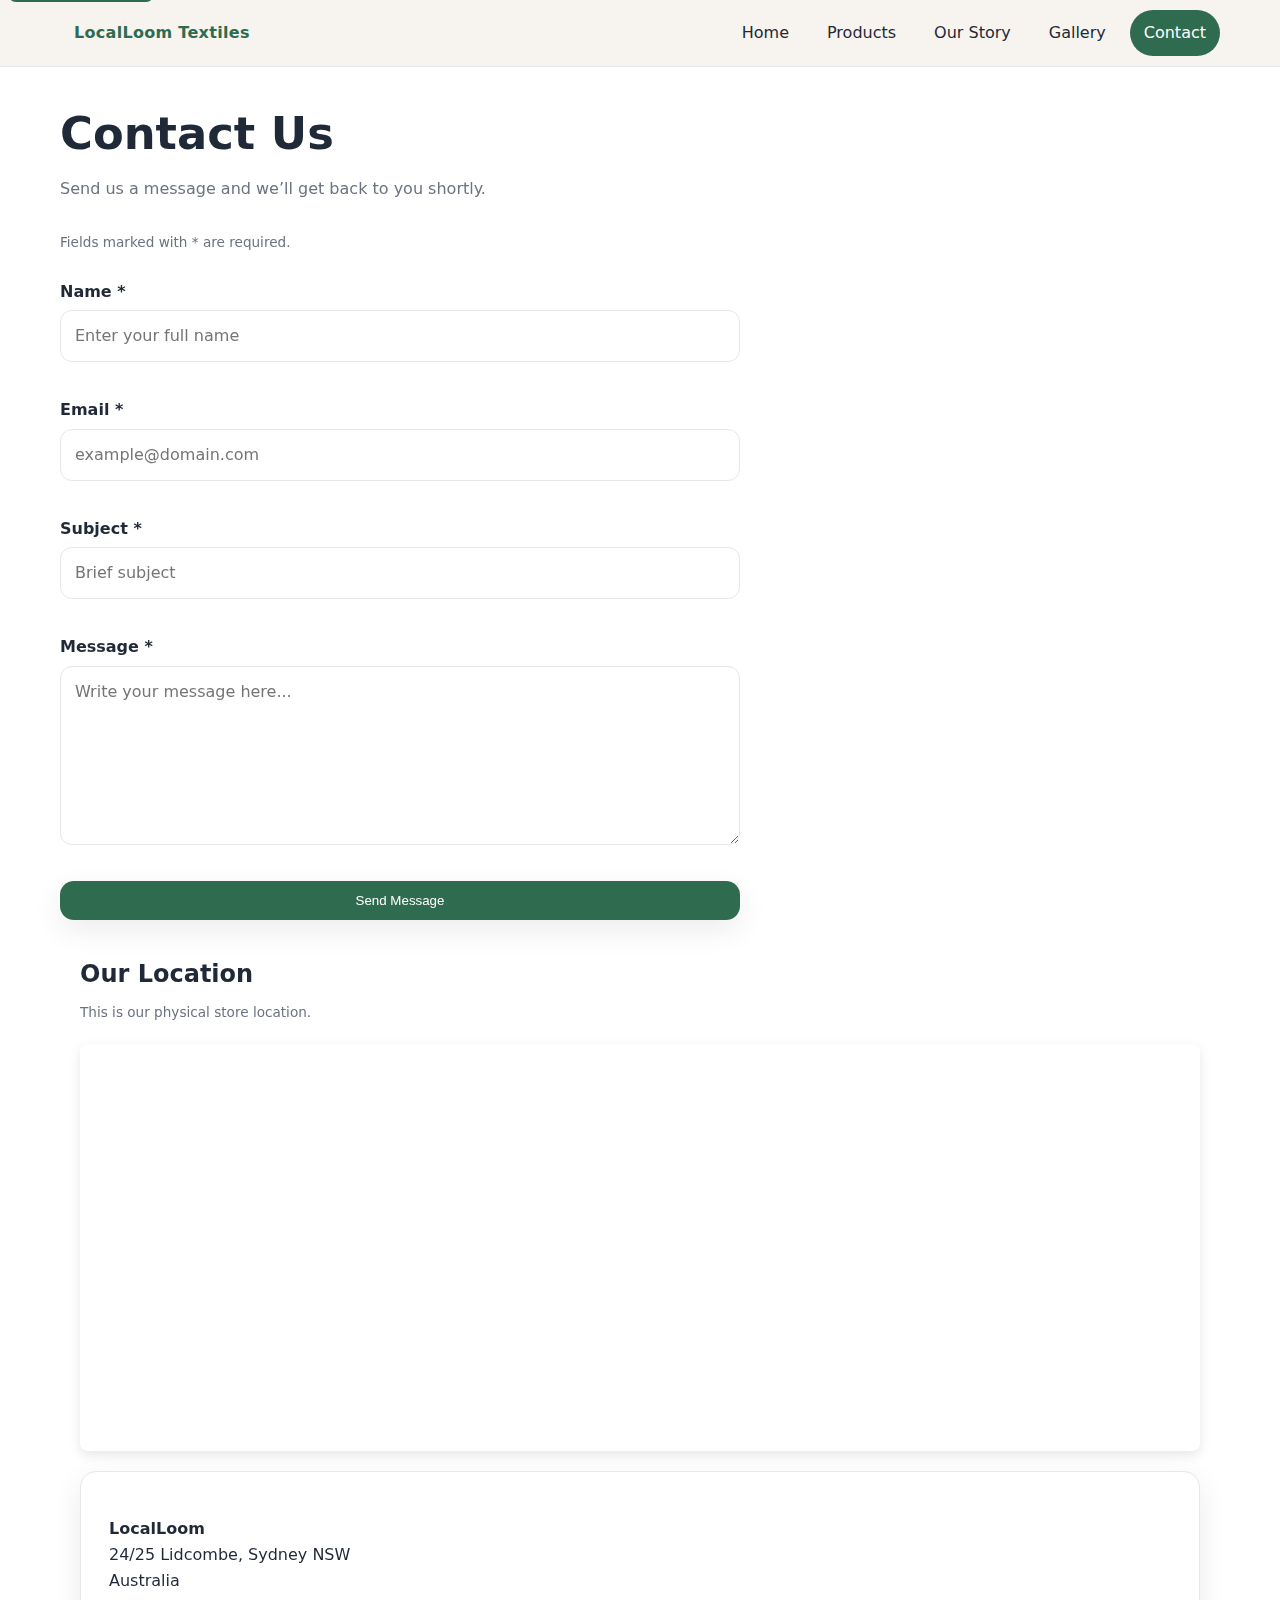
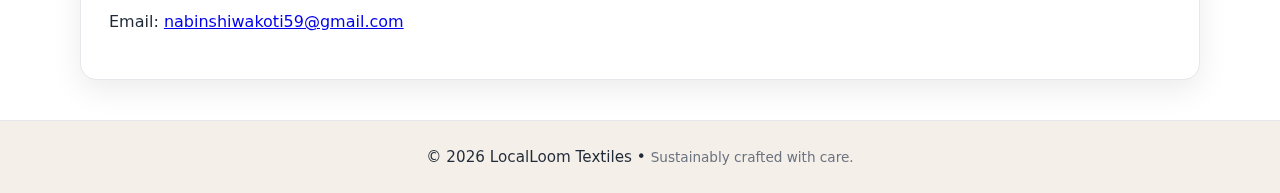
<file: LocalLoom_Textiles_Site/contact.html>
<!DOCTYPE html>
<html lang="en">
<head>
  <meta charset="utf-8">
  <meta name="viewport" content="width=device-width, initial-scale=1">
  <title>Contact — LocalLoom Textiles</title>
  <meta name="description" content="Contact LocalLoom Textiles. We'd love to hear from you.">
  <link rel="stylesheet" href="assets/css/style.css">
</head>
<body>
  <!-- Skip link for accessibility -->
  <a class="skip-link" href="#main">Skip to content</a>

  <!-- Header section containing site navigation and branding -->
  <header class="header" role="banner">
    <nav class="nav" aria-label="Primary">
      <a class="brand" href="index.html">
        <span class="brand-logo" aria-hidden="true"></span>
        <span class="brand-name">LocalLoom Textiles</span>
      </a>
      <ul role="list">
        <li><a href="index.html">Home</a></li>
        <li><a href="products.html">Products</a></li>
        <li><a href="story.html">Our Story</a></li>
        <li><a href="gallery.html">Gallery</a></li>
        <li><a href="contact.html">Contact</a></li>
      </ul>
    </nav>
  </header>

  <!-- Main content section containing the contact form and location details -->
  <main id="main" class="section">
    <h1>Contact Us</h1>
    <p class="lead">Send us a message and we’ll get back to you shortly.</p>

    <!-- Contact form for users to send messages -->
    <form id="contactForm" class="form" action="mailto:hello@localloom.example" method="post" enctype="text/plain" novalidate aria-describedby="formHelp">
      <p id="formHelp" class="small">Fields marked with * are required.</p>

      <!-- Name field: required, minimum length of 2 characters -->
      <div class="field">
        <label for="name">Name *</label>
        <input id="name" name="name" type="text" required minlength="2" data-validate aria-required="true" placeholder="Enter your full name">
        <div class="error-msg" aria-live="polite"></div>
      </div>

      <!-- Email field: required, must follow email pattern -->
      <div class="field">
        <label for="email">Email *</label>
        <input id="email" name="email" type="email" required data-validate aria-required="true" inputmode="email" autocomplete="email" placeholder="example@domain.com">
        <div class="error-msg" aria-live="polite"></div>
      </div>

      <!-- Subject field: required, minimum length of 3 characters -->
      <div class="field">
        <label for="subject">Subject *</label>
        <input id="subject" name="subject" type="text" required minlength="3" data-validate aria-required="true" placeholder="Brief subject">
        <div class="error-msg" aria-live="polite"></div>
      </div>

      <!-- Message field: required, minimum length of 10 characters -->
      <div class="field">
        <label for="message">Message *</label>
        <textarea id="message" name="message" rows="6" required minlength="10" data-validate aria-required="true" placeholder="Write your message here..."></textarea>
        <div class="error-msg" aria-live="polite"></div>
      </div>

      <!-- Submit button -->
      <div class="field">
        <button class="btn" type="submit">Send Message</button>
      </div>

      <!-- Confirmation message after submission -->
      <p id="formSuccess" class="success hidden" role="status">Thanks! Your message has been noted for this prototype.</p>
    </form>

    <!-- Location section displaying physical store location and embedded map -->
    <section class="section" aria-label="Location">
      <h2>Our Location</h2>
      <p class="small">This is our physical store location.</p>
      <div class="map-container">
        <!-- Embedded Google Map showing the store's physical address -->
        <iframe 
          width="100%" 
          height="400" 
          frameborder="0" 
          scrolling="no" 
          marginheight="0" 
          marginwidth="0" 
          src="https://maps.google.com/maps?q=22%2F25%20Clarence%20Street%2C%20Lidcombe%20NSW%202141%2C%20Australia&t=&z=15&ie=UTF8&iwloc=&output=embed">
        </iframe>
      </div>
      <div class="hero-card">
        <p><strong>LocalLoom </strong><br> 24/25 Lidcombe, Sydney NSW<br> Australia</p>
        <p>Email: <a href="mailto:nabinshiwakoti59@gmail.com">nabinshiwakoti59@gmail.com</a></p>
      </div>
    </section>
  </main>

  <!-- Footer section with copyright and sustainability message -->
  <footer class="footer" role="contentinfo">
    <div class="footer-inner">
      <div>
        © <span id="year"></span> LocalLoom Textiles • <span class="small">Sustainably crafted with care.</span>
      </div>
    </div>
  </footer>

  <script src="assets/js/main.js"></script>
  <!-- Script dynamically sets the current year in the footer -->
  <script>document.getElementById('year').textContent = new Date().getFullYear();</script>
</body>
</html>
</file>
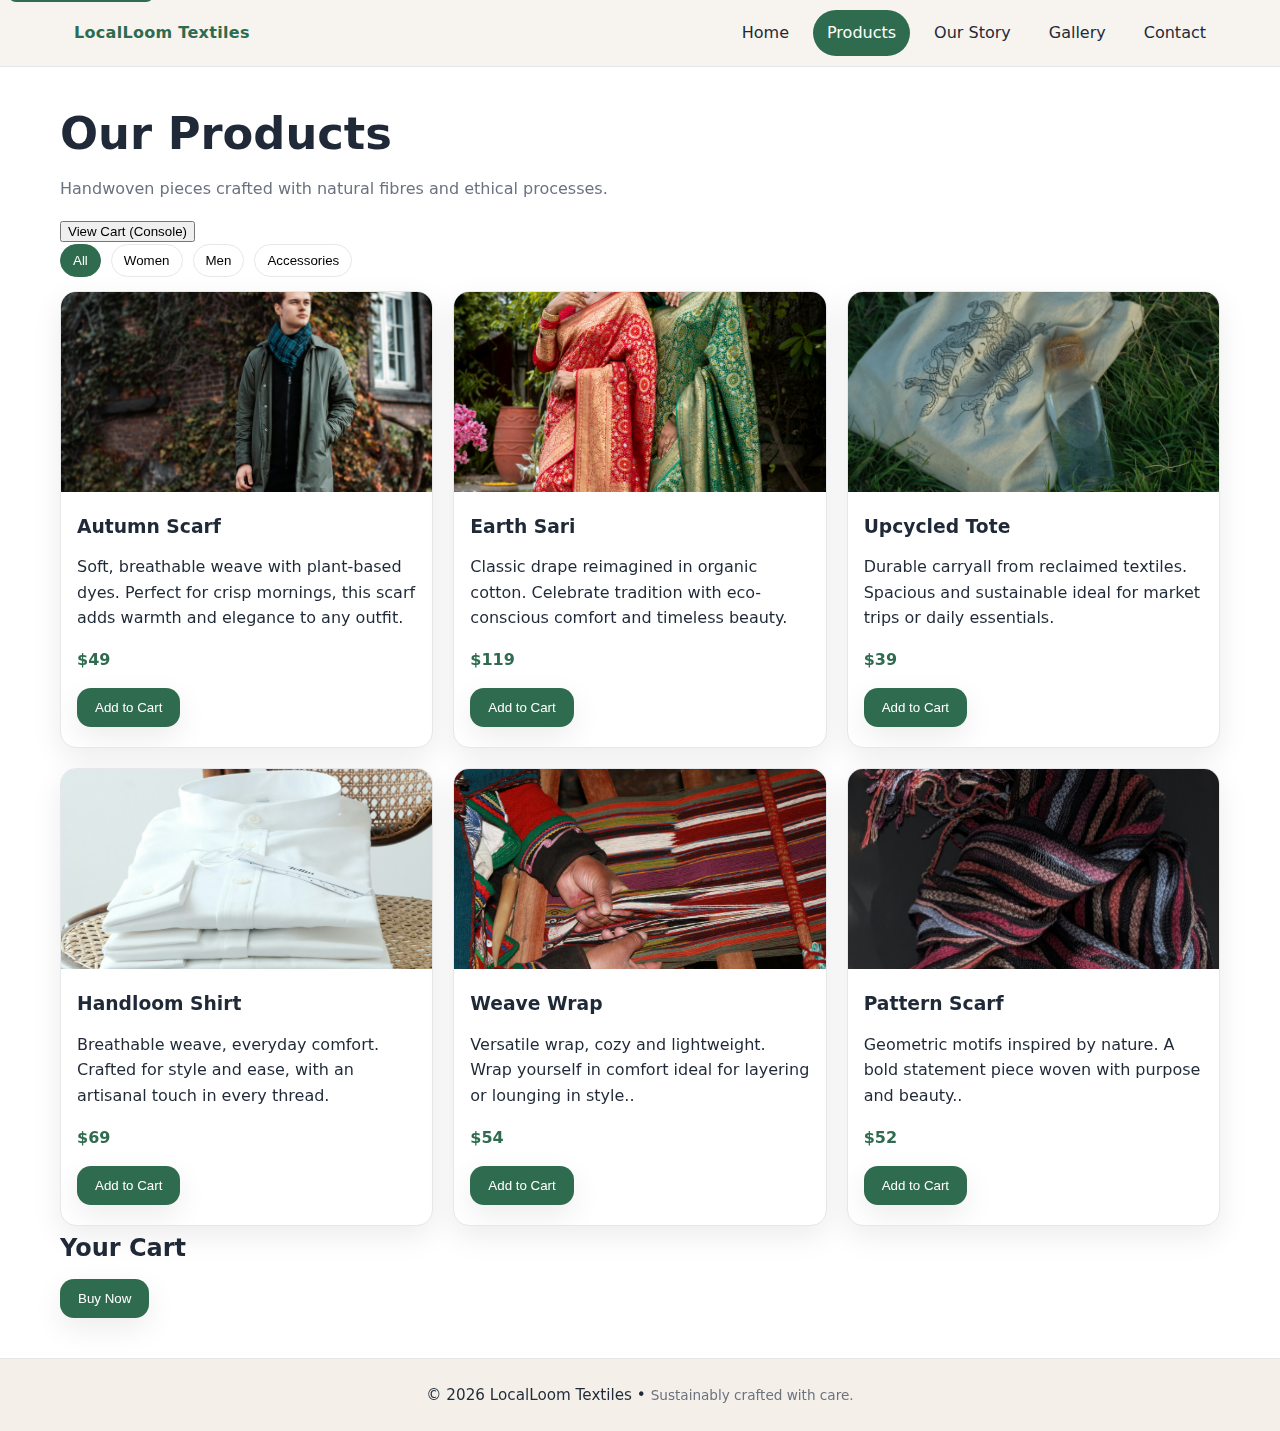
<file: LocalLoom_Textiles_Site/products.html>
<!DOCTYPE html>
<html lang="en">
<head>
  <meta charset="utf-8">
  <meta name="viewport" content="width=device-width, initial-scale=1">
  <title>Products — LocalLoom Textiles</title>
  <meta name="description" content="Explore eco-friendly, handwoven products by LocalLoom Textiles: scarves, saris, bags, and more.">
  <link rel="stylesheet" href="assets/css/style.css">
</head>
<body>
  <a class="skip-link" href="#main">Skip to content</a>
  <header class="header" role="banner">
    <nav class="nav" aria-label="Primary">
      <a class="brand" href="index.html">
        <span class="brand-logo" aria-hidden="true"></span>
        <span class="brand-name">LocalLoom Textiles</span>
      </a>
      <ul role="list">
        <li><a href="index.html">Home</a></li>
        <li><a href="products.html">Products</a></li>
        <li><a href="story.html">Our Story</a></li>
        <li><a href="gallery.html">Gallery</a></li>
        <li><a href="contact.html">Contact</a></li>
        
      </ul>
    </nav>
  </header>

  <main id="main" class="section">
    <header>
      <h1>Our Products</h1>
      <p class="lead">Handwoven pieces crafted with natural fibres and ethical processes.</p>
    </header>

    <button onclick="console.log(cart)">View Cart (Console)</button>

    <div class="filters" role="group" aria-label="Filter products">
      <button class="filter-btn" data-filter="all" aria-pressed="true">All</button>
      <button class="filter-btn" data-filter="women">Women</button>
      <button class="filter-btn" data-filter="men">Men</button>
      <button class="filter-btn" data-filter="accessories">Accessories</button>
    </div>

    <div class="grid" data-products>
      <article class="card" data-category="accessories">
        <img src="assets/img/Autunum scarf.jpg" alt="Handwoven scarf in natural tones">
        <div class="p">
          <h3>Autumn Scarf</h3>
          <p>Soft, breathable weave with plant-based dyes.
Perfect for crisp mornings, this scarf adds warmth and elegance to any outfit.</p>
          <p class="price">$49</p>
          <button class="btn add-to-cart" onclick="addToCart('Autumn Scarf', 49)">Add to Cart</button>
        </div>
      </article>

      <article class="card" data-category="women">
        <img src="assets/img/Earth sari.jpg" alt="Eco-friendly sari in earthy palette">
        <div class="p">
          <h3>Earth Sari</h3>
          <p>Classic drape reimagined in organic cotton.
Celebrate tradition with eco-conscious comfort and timeless beauty.</p>
          <p class="price">$119</p>
          <button class="btn add-to-cart" onclick="addToCart('Earth Sari', 119)">Add to Cart</button>
        </div>
      </article>

      <article class="card" data-category="accessories">
        <img src="assets/img/uncycle bag.jpg" alt="Upcycled tote bag">
        <div class="p">
          <h3>Upcycled Tote</h3>
          <p>Durable carryall from reclaimed textiles.
Spacious and sustainable  ideal for market trips or daily essentials.
</p>
          <p class="price">$39</p>
          <button class="btn add-to-cart" onclick="addToCart('Upcycled Tote', 39)">Add to Cart</button>
        </div>
      </article>

      <article class="card" data-category="men">
        <img src="assets/img/Handloom Shirt.jpg" alt="Handloom shirt fabric texture">
        <div class="p">
          <h3>Handloom Shirt</h3>
          <p>Breathable weave, everyday comfort.
Crafted for style and ease, with an artisanal touch in every thread.</p>
          <p class="price">$69</p>
          <button class="btn add-to-cart" onclick="addToCart('Handloom Shirt', 69)">Add to Cart</button>
        </div>
      </article>

      <article class="card" data-category="women">
        <img src="assets/img/Weave Wrap.jpg" alt="Weave pattern close-up">
        <div class="p">
          <h3>Weave Wrap</h3>
          <p>Versatile wrap, cozy and lightweight.
Wrap yourself in comfort ideal for layering or lounging in style..</p>
          <p class="price">$54</p>
          <button class="btn add-to-cart" onclick="addToCart('Weave Wrap', 54)">Add to Cart</button>
        </div>
      </article>

      <article class="card" data-category="accessories">
        <img src="assets/img/Pattern Scarf.jpg" alt="Patterned scarf detail">
        <div class="p">
          <h3>Pattern Scarf</h3>
          <p>Geometric motifs inspired by nature.
A bold statement piece woven with purpose and beauty..</p>
          <p class="price">$52</p>
          <button class="btn add-to-cart" onclick="addToCart('Pattern Scarf', 52)">Add to Cart</button>
        </div>
      </article>
    </div>

    <section class="cart-section">
      <h2>Your Cart</h2>
      <ul id="cart-items"></ul>
      <button class="btn" onclick="checkoutCart()">Buy Now</button>
    </section>
  </main>

  <footer class="footer" role="contentinfo">
    <div class="footer-inner">
      <div>
       © <span id="year"></span> LocalLoom Textiles • <span class="small">Sustainably crafted with care.</span>
      
      </div>
      
  </footer>

  <script src="assets/js/main.js"></script>
  <script>document.getElementById('year').textContent = new Date().getFullYear();</script>
  <script>
  const cart = [];

  function addToCart(name, price) {
    cart.push({ name, price });
    alert(name + ' has been added to your cart.');
    updateCartDisplay();
  }

  function removeFromCart(index) {
    cart.splice(index, 1);
    updateCartDisplay();
  }

  function updateCartDisplay() {
    const cartItems = document.getElementById('cart-items');
    cartItems.innerHTML = '';

    if (cart.length === 0) {
      cartItems.innerHTML = '<li>Your cart is empty.</li>';
      return;
    }

    cart.forEach((item, index) => {
      const li = document.createElement('li');
      li.innerHTML = `
        ${item.name} - $${item.price} 
        <button onclick="removeFromCart(${index})">Remove</button>
      `;
      cartItems.appendChild(li);
    });
  }

  function checkoutCart() {
    if (cart.length === 0) {
      alert('Your cart is empty. Please add products before buying.');
      return;
    }

    let summary = 'Thank you for your purchase!\n\nYour order summary:\n';
    let total = 0;
    cart.forEach(item => {
      summary += `${item.name} - $${item.price}\n`;
      total += item.price;
    });
    summary += `\nTotal: $${total}`;
    alert(summary);

    // Clear cart
    cart.length = 0;
    updateCartDisplay();
  }
  </script>
</body>
</html>
</file>
<file: LocalLoom_Textiles_Site/assets/css/style.css>
/* LocalLoom Textiles — Advanced CSS (No frameworks) */
/* Design: Earthy palette, minimal, accessible, responsive */

/* CSS Variables for theme */
:root{
  --bg: #ffffff;
  --text: #1f2937;
  --muted: #6b7280;
  --brand: #2f6b4f;    /* deep green */
  --brand-2: #8f6d4f;  /* brown */
  --sand: #f4efe8;     /* beige */
  --accent: #d7f0e5;   /* pale green */
  --card: #fff;
  --border: #e5e7eb;
  --focus: #0ea5e9;
  --radius: 16px;
  --shadow: 0 10px 30px rgba(0,0,0,0.08);
}

/* Reset-ish */
*{ box-sizing: border-box; }
html{ scroll-behavior: smooth; }
body{
  margin: 0;
  font-family: "Segoe UI", Roboto, Lato, system-ui, -apple-system, "Helvetica Neue", Arial, "Noto Sans", "Liberation Sans", sans-serif;
  color: var(--text);
  background: var(--bg);
  line-height: 1.6;
}

/* Accessibility: skip link */
.skip-link{
  position: absolute;
  top: -40px;
  left: 8px;
  background: var(--brand);
  color: #fff;
  padding: 8px 12px;
  border-radius: 8px;
  transition: transform .2s;
  z-index: 10000;
}
.skip-link:focus{
  top: 8px;
}

/* Header / Navbar */
.header{
  position: sticky;
  top: 0;
  z-index: 1000;
  backdrop-filter: saturate(140%) blur(8px);
  background: color-mix(in srgb, var(--sand) 70%, #ffffff 30%);
  border-bottom: 1px solid var(--border);
}
.nav{
  max-width: 1200px;
  margin: 0 auto;
  padding: 10px 20px;
  display: flex;
  align-items: center;
  gap: 16px;
}
.brand{
  display: flex;
  align-items: center;
  gap: 10px;
  text-decoration: none;
}
.brand-logo{
  width: 40px; height: 40px; border-radius: 50%;
  background: radial-gradient(circle at 30% 30%, var(--brand) 0%, var(--brand-2) 70%);
  box-shadow: var(--shadow);
}
.brand-name{
  font-weight: 700;
  letter-spacing: .3px;
  color: var(--brand);
}

.nav ul{
  list-style: none;
  display: flex;
  gap: 10px;
  margin: 0 0 0 auto;
  padding: 0;
  flex-wrap: wrap;
}
.nav a{
  display: inline-block;
  padding: 10px 14px;
  border-radius: 999px;
  text-decoration: none;
  color: var(--text);
  transition: transform .15s ease, background .2s ease;
}
.nav a:hover{
  background: var(--accent);
  transform: translateY(-1px);
}
.nav a[aria-current="page"]{
  background: var(--brand);
  color: #fff;
}

/* Hero */
.hero{
  display: grid;
  grid-template-columns: 1.1fr 0.9fr;
  gap: 24px;
  align-items: center;
  max-width: 1200px;
  margin: 40px auto;
  padding: 0 20px;
}
.hero-card{
  background: var(--card);
  border: 1px solid var(--border);
  border-radius: var(--radius);
  box-shadow: var(--shadow);
  padding: 28px;
}
.kicker{
  display: inline-block;
  font-size: 0.85rem;
  text-transform: uppercase;
  letter-spacing: .12em;
  color: var(--brand);
  background: var(--accent);
  padding: 4px 10px;
  border-radius: 999px;
}
h1, h2, h3{
  line-height: 1.2;
  margin: 8px 0 12px;
}
h1{ font-size: clamp(2rem, 3.5vw, 3rem); }
.lead{ color: var(--muted); max-width: 55ch; }

.cta{
  display:inline-flex; align-items:center; gap:10px;
  margin-top: 18px;
}
.btn{
  background: var(--brand);
  color: #fff; border: none;
  padding: 12px 18px; border-radius: 14px;
  cursor: pointer; text-decoration: none;
  transition: transform .15s ease, box-shadow .15s ease;
  box-shadow: var(--shadow);
}
.btn:hover{ transform: translateY(-2px); }
.btn.alt{ background: var(--brand-2); }

.illu{
  background: linear-gradient(135deg, var(--sand), #fff 60%);
  border: 1px solid var(--border);
  border-radius: var(--radius);
  box-shadow: var(--shadow);
  padding: 0;
  min-height: 280px;
  display: grid; place-items: center;
  position: relative;
  overflow: hidden;
}
.illu::after{
  content: "";
  position: absolute; inset: -40px;
  background: radial-gradient(600px 200px at 30% 10%, #dfe8e2 0%, transparent 70%),
              radial-gradient(400px 160px at 80% 80%, #f1dbc7 0%, transparent 70%);
  opacity: .8;
}
.illu svg{ width: 70%; max-width: 420px; height: auto; z-index: 1; }

/* Sections */
.section{
  max-width: 1200px;
  margin: 40px auto;
  padding: 0 20px;
}
.grid{
  display: grid;
  grid-template-columns: repeat(12, 1fr);
  gap: 20px;
}
.card{
  grid-column: span 4;
  background: var(--card);
  border: 1px solid var(--border);
  border-radius: var(--radius);
  box-shadow: var(--shadow);
  overflow: hidden;
  transition: transform .15s ease, box-shadow .15s ease;
}
.card:hover{ transform: translateY(-4px); box-shadow: 0 20px 50px rgba(0,0,0,.12); }
.card img{ width: 100%; height: 200px; object-fit: cover; display: block; }
.card .p{ padding: 16px 16px 20px; }
.price{ font-weight: 700; color: var(--brand); }

/* Filters */
.filters{
  display: flex; flex-wrap: wrap;
  gap: 10px; margin-bottom: 14px;
}
.filter-btn{
  border: 1px solid var(--border);
  background: #fff; border-radius: 999px;
  padding: 8px 12px; cursor: pointer;
}
.filter-btn[aria-pressed="true"]{
  background: var(--brand); color: #fff; border-color: var(--brand);
}

/* Story */
.prose{
  max-width: 75ch;
  font-size: 1.05rem;
}
.prose p{ margin: 0 0 1rem; }
.prose blockquote{
  margin: 1rem 0; padding: 12px 16px;
  background: var(--sand); border-left: 4px solid var(--brand);
  border-radius: 8px;
}

/* Gallery */
.gallery{
  display: grid;
  grid-template-columns: repeat(auto-fill, minmax(220px, 1fr));
  gap: 14px;
}
.gallery img{
  width: 100%; height: 200px; object-fit: cover;
  border-radius: 14px; border: 1px solid var(--border);
  transition: transform .15s ease;
}
.gallery a:focus img,
.gallery a:hover img{ transform: scale(1.02) rotate(.2deg); }

/* Lightbox overlay */
.lightbox{
  position: fixed; inset: 0; display: none;
  align-items: center; justify-content: center;
  background: rgba(0,0,0,.7); z-index: 2000;
}
.lightbox.open{ display: flex; }
.lightbox img{
  max-width: min(92vw, 1100px);
  max-height: 88vh; border-radius: 16px;
  box-shadow: 0 40px 120px rgba(0,0,0,.45);
}
.lightbox .close, .lightbox .prev, .lightbox .next{
  position: absolute; background: #fff; border: none;
  border-radius: 10px; padding: 8px 10px; cursor: pointer;
  box-shadow: var(--shadow);
}
.lightbox .close{ top: 20px; right: 20px; }
.lightbox .prev{ left: 20px; }
.lightbox .next{ right: 20px; }

/* Forms */
.form{
  display: grid; gap: 12px; max-width: 680px;
}
.field{
  display: grid; gap: 6px;
}
label{ font-weight: 600; }
input, textarea{
  border: 1px solid var(--border);
  border-radius: 12px;
  padding: 12px 14px;
  font: inherit; width: 100%;
}
input:focus, textarea:focus, button:focus, a:focus{
  outline: 3px solid var(--focus);
  outline-offset: 2px;
}
.error-msg{ color: #b91c1c; font-size: .9rem; min-height: 1.2em; }
.success{ color: #065f46; background: #ecfdf5; padding: 10px 14px; border-radius: 12px; border: 1px solid #a7f3d0; }

/* Footer */
.footer{
  margin-top: 40px; padding: 24px 20px;
  background: var(--sand); border-top: 1px solid var(--border);
}
.footer-inner {
  max-width: 1200px;
  margin: 0 auto;
  display: block;            /* instead of grid */
  text-align: center;        /* centers text horizontally */
  font-size: .95rem;
}
.small{ font-size: .85rem; color: var(--muted); }

/* Utilities */
.hidden{ display: none !important; }

/* Responsive */
@media (max-width: 960px){
  .hero{ grid-template-columns: 1fr; }
  .card{ grid-column: span 6; }
}
@media (max-width: 640px){
  .nav ul{ gap: 6px; }
  .card{ grid-column: span 12; }
  .hero-card{ padding: 20px; }
  .footer-inner{ grid-template-columns: 1fr; text-align: center; }
}

/* Respect reduced motion */
@media (prefers-reduced-motion: reduce){
  *{ transition: none !important; }
}

/* For map */
.map-container {
  border-radius: 8px;
  overflow: hidden;
  box-shadow: 0 4px 12px rgba(0,0,0,0.1);
  margin: 20px 0;
}
.hero-illustration {
  width: 100%;
  max-width: 1200px;
  margin: 0 auto;
  padding: 2rem;
  box-sizing: border-box;
}

@media (max-width: 768px) {
  .hero-illustration {
    padding: 1rem;
  }
}
</file>
